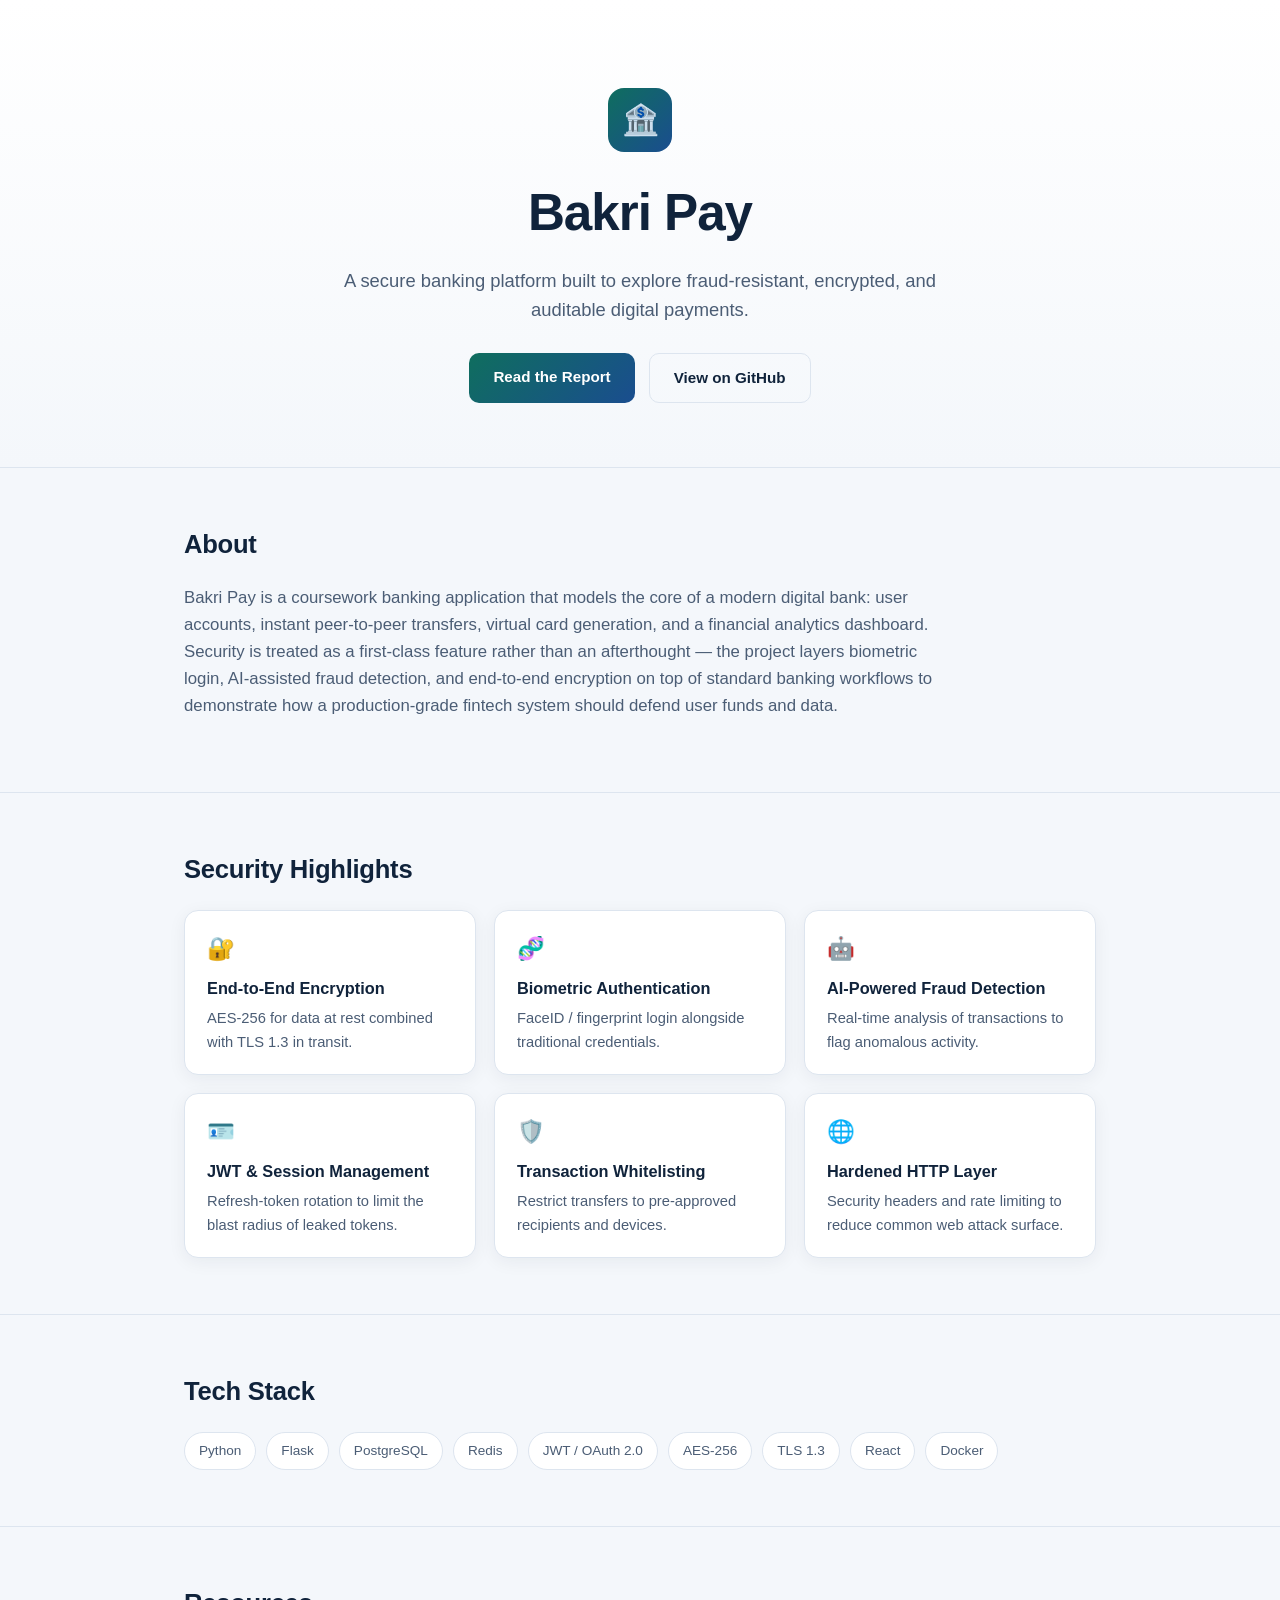
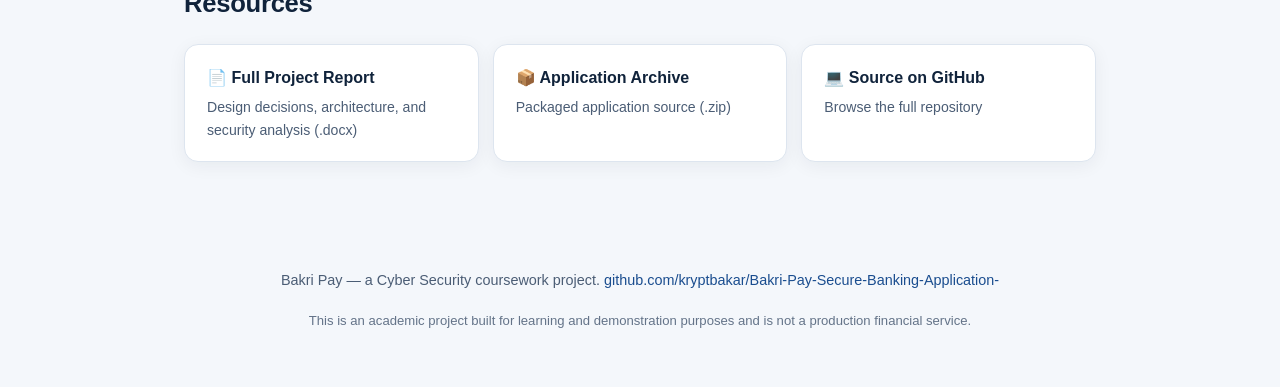
<file: index.html>
<!DOCTYPE html>
<html lang="en">
<head>
<meta charset="UTF-8">
<meta name="viewport" content="width=device-width, initial-scale=1.0">
<title>Bakri Pay — Secure Banking Platform</title>
<style>
  :root {
    --bg: #f4f7fb;
    --bg-alt: #ffffff;
    --text: #10233b;
    --text-muted: #4b5d75;
    --accent: #0f6e5e;
    --accent-2: #1a4d8f;
    --border: #dde5ef;
    --card-shadow: 0 4px 18px rgba(16, 35, 59, 0.06);
  }
  @media (prefers-color-scheme: dark) {
    :root {
      --bg: #0c1420;
      --bg-alt: #121c2b;
      --text: #e8eef6;
      --text-muted: #a9b8cc;
      --accent: #35d6ae;
      --accent-2: #6ea8fe;
      --border: #223046;
      --card-shadow: 0 4px 18px rgba(0, 0, 0, 0.35);
    }
  }
  * { box-sizing: border-box; }
  body {
    margin: 0;
    font-family: -apple-system, BlinkMacSystemFont, "Segoe UI", Roboto, Helvetica, Arial, sans-serif;
    background: var(--bg);
    color: var(--text);
    line-height: 1.6;
  }
  .wrap { max-width: 960px; margin: 0 auto; padding: 0 24px; }
  header.hero {
    padding: 88px 0 64px;
    text-align: center;
    background: linear-gradient(180deg, var(--bg-alt) 0%, var(--bg) 100%);
    border-bottom: 1px solid var(--border);
  }
  .logo-badge {
    display: inline-flex;
    align-items: center;
    justify-content: center;
    width: 64px;
    height: 64px;
    border-radius: 16px;
    background: linear-gradient(135deg, var(--accent), var(--accent-2));
    font-size: 30px;
    margin-bottom: 20px;
  }
  h1 {
    font-size: clamp(2.2rem, 5vw, 3.2rem);
    margin: 0 0 12px;
    letter-spacing: -0.02em;
  }
  .tagline {
    font-size: 1.15rem;
    color: var(--text-muted);
    max-width: 620px;
    margin: 0 auto 28px;
  }
  .cta-row { display: flex; gap: 14px; justify-content: center; flex-wrap: wrap; }
  .btn {
    display: inline-block;
    padding: 12px 24px;
    border-radius: 10px;
    text-decoration: none;
    font-weight: 600;
    font-size: 0.95rem;
    transition: transform 0.15s ease, opacity 0.15s ease;
  }
  .btn:hover { transform: translateY(-1px); opacity: 0.92; }
  .btn-primary {
    background: linear-gradient(135deg, var(--accent), var(--accent-2));
    color: #fff;
  }
  .btn-secondary {
    background: transparent;
    color: var(--text);
    border: 1px solid var(--border);
  }
  section { padding: 56px 0; }
  section + section { border-top: 1px solid var(--border); }
  h2 {
    font-size: 1.6rem;
    margin: 0 0 20px;
    letter-spacing: -0.01em;
  }
  .about-text { color: var(--text-muted); font-size: 1.05rem; max-width: 760px; }
  .grid {
    display: grid;
    grid-template-columns: repeat(auto-fit, minmax(240px, 1fr));
    gap: 18px;
    margin-top: 8px;
  }
  .card {
    background: var(--bg-alt);
    border: 1px solid var(--border);
    border-radius: 14px;
    padding: 20px 22px;
    box-shadow: var(--card-shadow);
  }
  .card .icon { font-size: 1.4rem; margin-bottom: 8px; display: block; }
  .card h3 { margin: 0 0 6px; font-size: 1.02rem; }
  .card p { margin: 0; color: var(--text-muted); font-size: 0.92rem; }
  .tags { display: flex; flex-wrap: wrap; gap: 10px; margin-top: 8px; }
  .tag {
    background: var(--bg-alt);
    border: 1px solid var(--border);
    color: var(--text-muted);
    padding: 7px 14px;
    border-radius: 999px;
    font-size: 0.85rem;
    font-weight: 500;
  }
  .resources { display: flex; gap: 14px; flex-wrap: wrap; margin-top: 8px; }
  .res-card {
    flex: 1 1 260px;
    background: var(--bg-alt);
    border: 1px solid var(--border);
    border-radius: 14px;
    padding: 20px 22px;
    text-decoration: none;
    color: var(--text);
    box-shadow: var(--card-shadow);
  }
  .res-card:hover { border-color: var(--accent-2); }
  .res-card h3 { margin: 0 0 6px; font-size: 1rem; }
  .res-card p { margin: 0; color: var(--text-muted); font-size: 0.88rem; }
  footer {
    padding: 36px 0 56px;
    text-align: center;
    color: var(--text-muted);
    font-size: 0.9rem;
  }
  footer a { color: var(--accent-2); text-decoration: none; }
  .disclaimer {
    max-width: 700px;
    margin: 18px auto 0;
    font-size: 0.82rem;
    color: var(--text-muted);
    opacity: 0.85;
  }
</style>
</head>
<body>

<header class="hero">
  <div class="wrap">
    <div class="logo-badge">🏦</div>
    <h1>Bakri Pay</h1>
    <p class="tagline">A secure banking platform built to explore fraud-resistant, encrypted, and auditable digital payments.</p>
    <div class="cta-row">
      <a class="btn btn-primary" href="Bakri-Pay%20Report.docx">Read the Report</a>
      <a class="btn btn-secondary" href="https://github.com/kryptbakar/Bakri-Pay-Secure-Banking-Application-">View on GitHub</a>
    </div>
  </div>
</header>

<section id="about">
  <div class="wrap">
    <h2>About</h2>
    <p class="about-text">
      Bakri Pay is a coursework banking application that models the core of a modern digital bank: user
      accounts, instant peer-to-peer transfers, virtual card generation, and a financial analytics dashboard.
      Security is treated as a first-class feature rather than an afterthought — the project layers biometric
      login, AI-assisted fraud detection, and end-to-end encryption on top of standard banking workflows to
      demonstrate how a production-grade fintech system should defend user funds and data.
    </p>
  </div>
</section>

<section id="security">
  <div class="wrap">
    <h2>Security Highlights</h2>
    <div class="grid">
      <div class="card">
        <span class="icon">🔐</span>
        <h3>End-to-End Encryption</h3>
        <p>AES-256 for data at rest combined with TLS 1.3 in transit.</p>
      </div>
      <div class="card">
        <span class="icon">🧬</span>
        <h3>Biometric Authentication</h3>
        <p>FaceID / fingerprint login alongside traditional credentials.</p>
      </div>
      <div class="card">
        <span class="icon">🤖</span>
        <h3>AI-Powered Fraud Detection</h3>
        <p>Real-time analysis of transactions to flag anomalous activity.</p>
      </div>
      <div class="card">
        <span class="icon">🪪</span>
        <h3>JWT &amp; Session Management</h3>
        <p>Refresh-token rotation to limit the blast radius of leaked tokens.</p>
      </div>
      <div class="card">
        <span class="icon">🛡️</span>
        <h3>Transaction Whitelisting</h3>
        <p>Restrict transfers to pre-approved recipients and devices.</p>
      </div>
      <div class="card">
        <span class="icon">🌐</span>
        <h3>Hardened HTTP Layer</h3>
        <p>Security headers and rate limiting to reduce common web attack surface.</p>
      </div>
    </div>
  </div>
</section>

<section id="stack">
  <div class="wrap">
    <h2>Tech Stack</h2>
    <div class="tags">
      <span class="tag">Python</span>
      <span class="tag">Flask</span>
      <span class="tag">PostgreSQL</span>
      <span class="tag">Redis</span>
      <span class="tag">JWT / OAuth 2.0</span>
      <span class="tag">AES-256</span>
      <span class="tag">TLS 1.3</span>
      <span class="tag">React</span>
      <span class="tag">Docker</span>
    </div>
  </div>
</section>

<section id="resources">
  <div class="wrap">
    <h2>Resources</h2>
    <div class="resources">
      <a class="res-card" href="Bakri-Pay%20Report.docx">
        <h3>📄 Full Project Report</h3>
        <p>Design decisions, architecture, and security analysis (.docx)</p>
      </a>
      <a class="res-card" href="Bakri-Pay%20Bank%20.zip">
        <h3>📦 Application Archive</h3>
        <p>Packaged application source (.zip)</p>
      </a>
      <a class="res-card" href="https://github.com/kryptbakar/Bakri-Pay-Secure-Banking-Application-">
        <h3>💻 Source on GitHub</h3>
        <p>Browse the full repository</p>
      </a>
    </div>
  </div>
</section>

<footer>
  <div class="wrap">
    <p>Bakri Pay — a Cyber Security coursework project. <a href="https://github.com/kryptbakar/Bakri-Pay-Secure-Banking-Application-">github.com/kryptbakar/Bakri-Pay-Secure-Banking-Application-</a></p>
    <p class="disclaimer">This is an academic project built for learning and demonstration purposes and is not a production financial service.</p>
  </div>
</footer>

</body>
</html>
</file>
